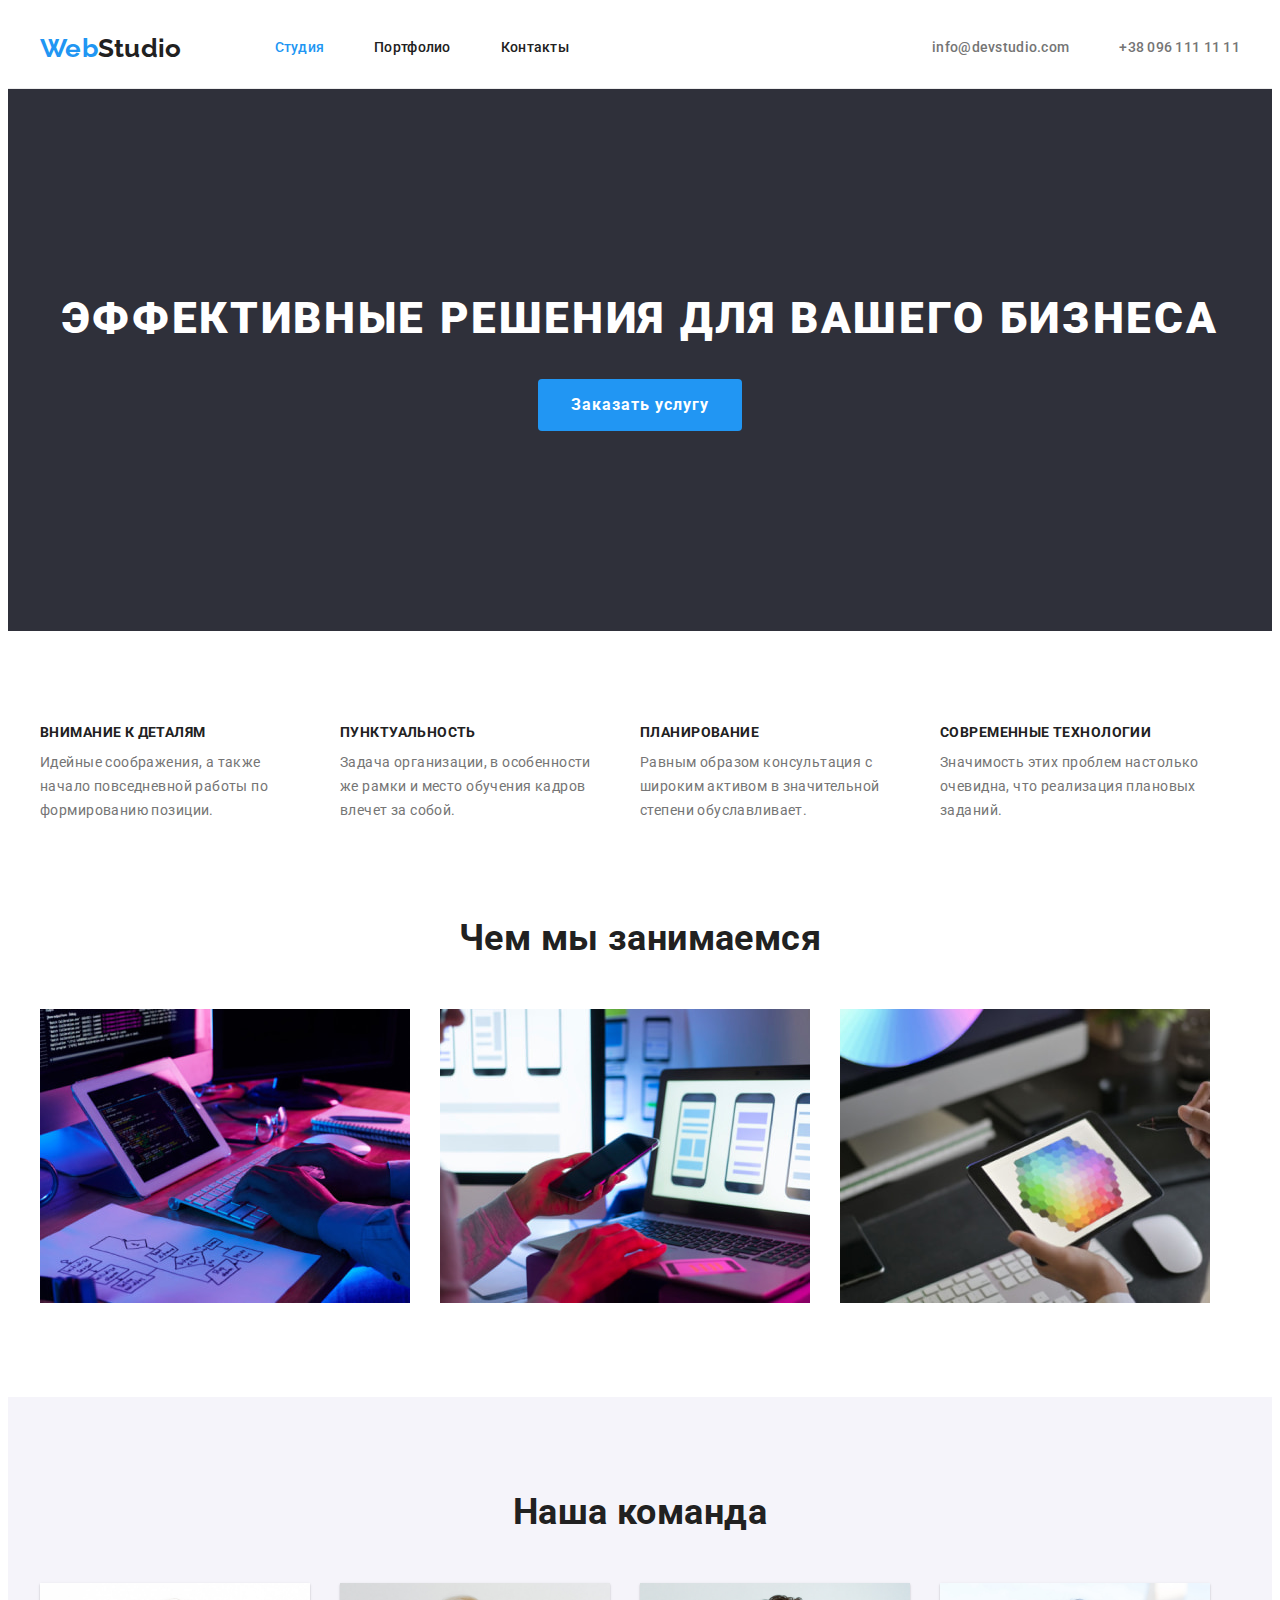
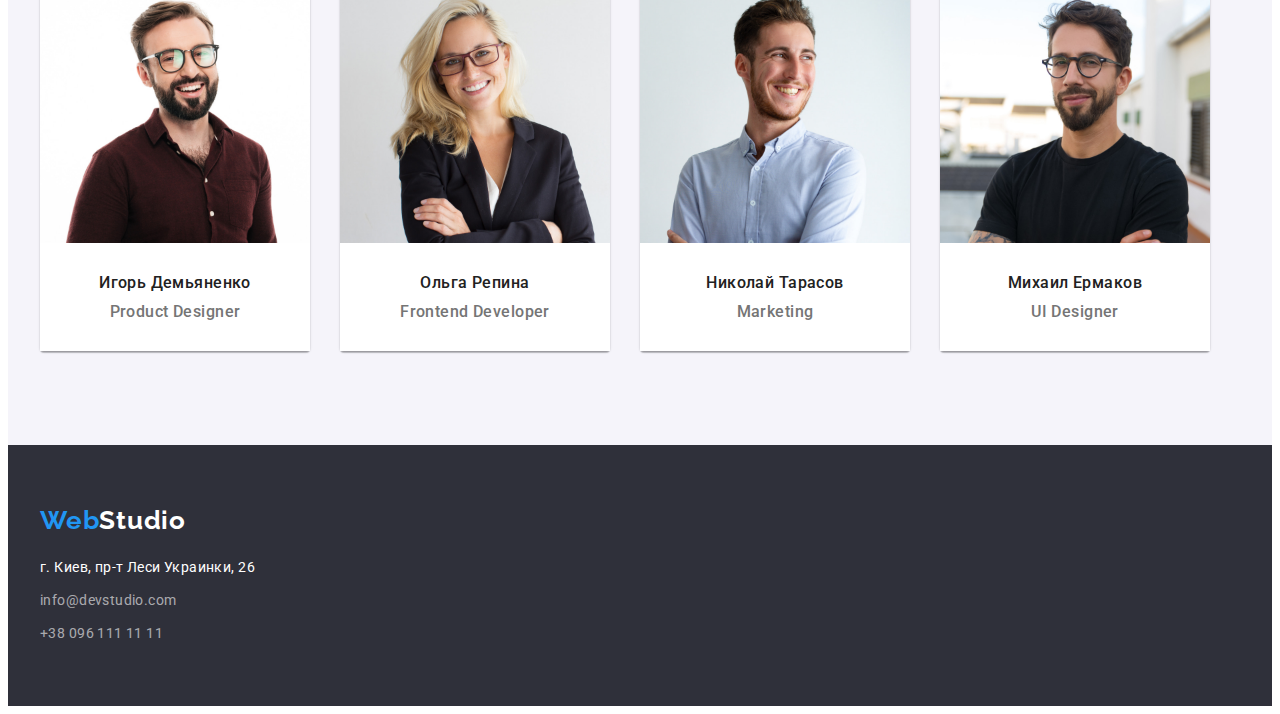
<file: index.html>
<!DOCTYPE html>
<html lang="en">

<head>
    <meta charset="UTF-8">
    <meta http-equiv="X-UA-Compatible" content="IE=edge">
    <meta name="viewport" content="width=device-width, initial-scale=1.0">
    <title>Document</title>
    <link rel="stylesheet" href="https://cdnjs.cloudflare.com/ajax/libs/modern-normalize/1.1.0/modern-normalize.min.css"
        integrity="sha512-wpPYUAdjBVSE4KJnH1VR1HeZfpl1ub8YT/NKx4PuQ5NmX2tKuGu6U/JRp5y+Y8XG2tV+wKQpNHVUX03MfMFn9Q=="
        crossorigin="anonymous" referrerpolicy="no-referrer" />
    <link rel="preconnect" href="https://fonts.googleapis.com">
    <link rel="preconnect" href="https://fonts.gstatic.com" crossorigin>
    <link href="https://fonts.googleapis.com/css2?family=Raleway:wght@700&family=Roboto:wght@400;500;700;900&display=swap" rel="stylesheet">
    <link rel="stylesheet" href="./css/styles.css">
</head>

<body>
    <header class="header">
        <div class="container main-nav">
        <nav class="header-nav main-nav">
            <a class="link-logo" href=""><span>Web</span>Studio </a>
            <ul class="header-list">
                <li class="header-it"><a class="header-it-link" id="currentlink" href="./index.html" >Студия</a></li>
                <li class="header-it"><a class="header-it-link" href="./portfolio.html">Портфолио</a></li>
                <li class="header-it"><a class="header-it-link" href="">Контакты</a></li>
            </ul>
        </nav>
        <ul class="nav-contacts">
            <li class="contacts-link"><a class="header-mail" href="mailto:info@devstudio.com">info@devstudio.com</a></li>
            <li class="contacts-link"><a class="header-tel" href="tel:+380961111111">+38 096 111 11 11</a></li>
        </ul>
        </div>
    </header>
    <main>
        <!-- Герой -->
        <section class="hero">
            <h1 class="hero-title">Эффективные решения для вашего бизнеса</h1>
            <button class="hero-btn" type="button">Заказать услугу</button>  
            </section>
        <!-- Преимущества -->
        <section class="section features">
            <div class="container">
            <h2 class="section-title visually-hidden">Преимущества работы с нами</h2>
            <ul class="feature-list">
                <li class="feature-it">
                    <h3 class="feature-subtitle">Внимание к деталям</h3>
                    <p class="feature-dscr">Идейные соображения, а также начало повседневной работы по формированию позиции.</p>
                </li>
                <li class="feature-it">
                    <h3 class="feature-subtitle">Пунктуальность</h3>
                    <p class="feature-dscr">Задача организации, в особенности же рамки и место обучения кадров влечет за собой.</p>
                </li>
                <li class="feature-it">
                    <h3 class="feature-subtitle">Планирование</h3>
                    <p class="feature-dscr">Равным образом консультация с широким активом в значительной степени обуславливает.</p>
                </li>
                <li class="feature-it">
                    <h3 class="feature-subtitle">Современные технологии</h3>
                    <p class="feature-dscr">Значимость этих проблем настолько очевидна, что реализация плановых заданий.</p>
                </li>
            </ul>
            </div>
        </section>
        <!-- Наши работы -->
        <section class="section our-projects">
            <div class="container">
            <h2 class="section-title">Чем мы занимаемся</h2>
            <ul class="projects-list">
                <li class="projects-it">
                    <img src="./images/image1.jpg" alt="фото алгоритма программы" width="370">
                </li>
                <li class="projects-it">
                    <img src="./images/image2.jpg" alt="внешний вид сайта" width="370">
                </li>
                <li class="projects-it">
                    <img src="./images/image3.jpg" alt="цветодинамика" width="370">
                </li>
            </ul>
            </div>
        </section>
        <!-- Команда -->
        <section class="section our-team">
            <div class="container">
            <h2 class="section-title">Наша команда</h2>
            <ul class="team-list">
                <li class="team-it">
                    <img src="./images/photopd.jpg" alt="фото Product Designer" width="270" height="260">
                    <div class="team-it-dscr">
                        <h3 class="team-it-name">Игорь Демьяненко</h3>
                    <p class="team-position" lang="en">Product Designer</p>
                    </div>
                </li>
                <li class="team-it">
                    <img src="./images/photofd.jpg" alt="фото Frontend Developer" width="270" height="260">
                    <div class="team-it-dscr">
                        <h3 class="team-it-name">Ольга Репина</h3>
                    <p class="team-position" lang="en">Frontend Developer</p>
                    </div>
                </li>
                <li class="team-it">
                    <img src="./images/photom.jpg" alt="фото Marketing" width="270" height="260">
                    <div class="team-it-dscr">
                        <h3 class="team-it-name">Николай Тарасов</h3>
                    <p class="team-position" lang="en">Marketing</p>
                    </div>
                </li>
                <li class="team-it">
                    <img src="./images/photouid.jpg" alt="фото UI Designer" width="270" height="260">
                    <div class="team-it-dscr">
                        <h3 class="team-it-name">Михаил Ермаков</h3>
                    <p class="team-position" lang="en">UI Designer</p>
                    </div>
                </li>
            </ul>
            </div>
        </section>
    </main>
    <footer class="footer">
        <div class="container">
        <a class="footer-logo" href=""><span>Web</span>Studio </a>
        <address class="footer-address-contacts">
            <p class="footer-address">г. Киев, пр-т Леси Украинки, 26</p>
            <ul class="footer-list">
                <li class="footer-contacts"><a class="footer-mail" href="mailto:info@devstudio.com">info@devstudio.com</a></li>
                <li class="footer-contacts"><a class="footer-tel" href="tel:+380961111111">+38 096 111 11 11</a></li>
            </ul>
        </address>
        </div>
    </footer>
</body>

</html>
</file>
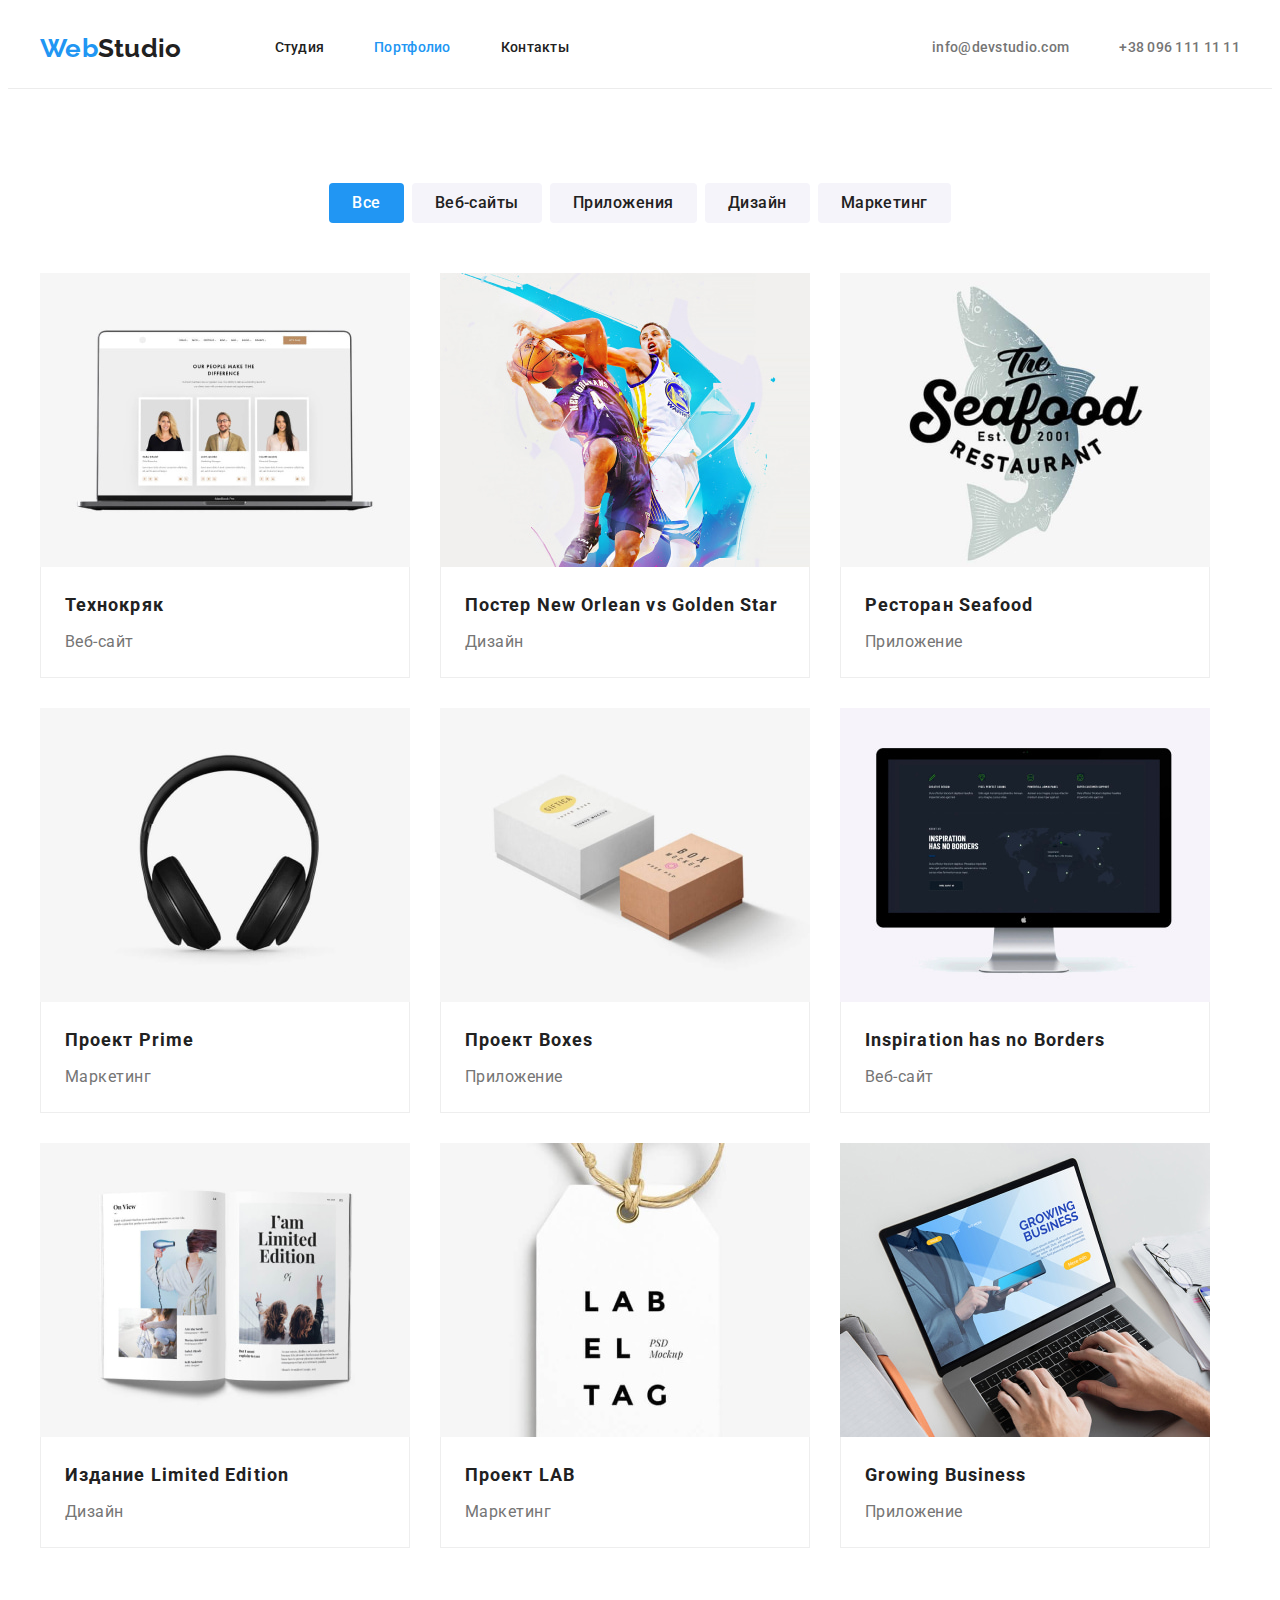
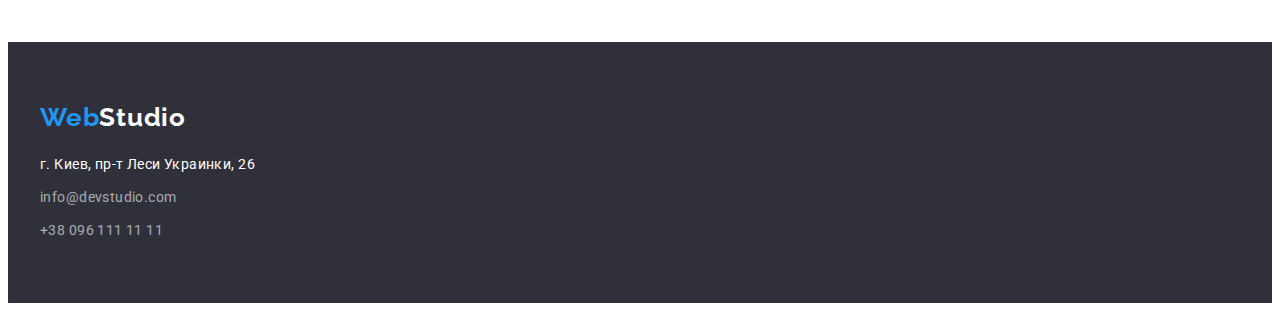
<file: portfolio.html>
<!DOCTYPE html>
<html lang="en">

<head>
    <meta charset="UTF-8">
    <meta http-equiv="X-UA-Compatible" content="IE=edge">
    <meta name="viewport" content="width=device-width, initial-scale=1.0">
    <title>Document</title>
    <link rel="stylesheet" href="https://cdnjs.cloudflare.com/ajax/libs/modern-normalize/1.1.0/modern-normalize.min.css"
        integrity="sha512-wpPYUAdjBVSE4KJnH1VR1HeZfpl1ub8YT/NKx4PuQ5NmX2tKuGu6U/JRp5y+Y8XG2tV+wKQpNHVUX03MfMFn9Q=="
        crossorigin="anonymous" referrerpolicy="no-referrer" />
    <link rel="preconnect" href="https://fonts.googleapis.com">
    <link rel="preconnect" href="https://fonts.gstatic.com" crossorigin>
    <link href="https://fonts.googleapis.com/css2?family=Raleway:wght@700&family=Roboto:wght@400;500;700;900&display=swap"
        rel="stylesheet">
    <link rel="stylesheet" href="./css/styles.css">
</head>

<body>
    <header class="header">
        <div class="container main-nav">
            <nav class="header-nav main-nav">
            <a class="link-logo" href=""><span>Web</span>Studio </a>
            <ul class="header-list">
                <li class="header-it"><a class="header-it-link" href="./index.html">Студия</a></li>
                <li class="header-it"><a class="header-it-link" id="currentlink" href="./portfolio.html">Портфолио</a></li>
                <li class="header-it"><a class="header-it-link" href="">Контакты</a></li>
            </ul>
        </nav>
        <ul class="nav-contacts">
            <li class="contacts-link"><a class="header-mail" href="mailto:info@devstudio.com">info@devstudio.com</a></li>
            <li class="contacts-link"><a class="header-tel" href="tel:+380961111111">+38 096 111 11
                    11</a></li>
        </ul>
        </div>
    </header>
    <main>
        <section class="section portfolio">
            <div class="container">
            <h1 class="portfolio-title visually-hidden">Портфолио</h1>
            <ul class="portfolio-list">
                <li class="portfolio-btn"><button class="current-btn" type="button">Все</button></li>
                <li class="portfolio-btn"><button type="button">Веб-сайты</button></li>
                <li class="portfolio-btn"><button type="button">Приложения</button></li>
                <li class="portfolio-btn"><button type="button">Дизайн</button></li>
                <li class="portfolio-btn"><button type="button">Маркетинг</button></li>
            </ul>
            <ul class="portfolio-menu">
                <li class="portfolio-it">
                    <a class="portfolio-link" href=""><img src="./images/technokryak.jpg" alt="команда разработчиков" width="370" height="294">
                        <div class="card-dscr">
                        <h2 class="portfolio-subtitle">Технокряк</h2>
                        <p class="portfolio-filter-section">Веб-сайт</p>
                        </div>
                    </a>
                </li>
                <li class="portfolio-it">
                    <a class="portfolio-link" href=""><img src="./images/poster.jpg" alt="фрагмент игры в баскетбол" width="370" height="294">
                        <div class="card-dscr">
                        <h2 class="portfolio-subtitle">Постер New Orlean vs Golden Star</h2>
                        <p class="portfolio-filter-section">Дизайн</p>
                        </div>
                    </a>
                </li>
                <li class="portfolio-it">
                    <a class="portfolio-link" href=""><img src="./images/restaurant.jpg" alt="логотип ресторана морепродуктов" width="370" height="294">
                        <div class="card-dscr">
                        <h2 class="portfolio-subtitle">Ресторан Seafood</h2>
                        <p class="portfolio-filter-section">Приложение</p>
                        </div>
                    </a>
                </li>
                <li class="portfolio-it">
                    <a class="portfolio-link" href=""><img src="./images/project-prime.jpg" alt="наушники" width="370" height="294">
                        <div class="card-dscr">
                        <h2 class="portfolio-subtitle">Проект Prime</h2>
                        <p class="portfolio-filter-section">Маркетинг</p>
                        </div>
                    </a>
                </li>
                <li class="portfolio-it">
                    <a class="portfolio-link" href=""><img src="./images/project-boxes.jpg" alt="коробки" width="370" height="294">
                        <div class="card-dscr">
                        <h2 class="portfolio-subtitle">Проект Boxes</h2>
                        <p class="portfolio-filter-section">Приложение</p>
                        </div>
                    </a>
                </li>
                <li class="portfolio-it">
                    <a class="portfolio-link" href=""><img src="./images/inspiration.jpg" alt="внешний вид сайта" width="370" height="294">
                        <div class="card-dscr">
                        <h2 class="portfolio-subtitle">Inspiration has no Borders</h2>
                        <p class="portfolio-filter-section">Веб-сайт</p>
                        </div>
                    </a>
                </li>
                <li class="portfolio-it">
                    <a class="portfolio-link" href=""><img src="./images/publication.jpg" alt="журнал издания" width="370" height="294">
                        <div class="card-dscr">
                        <h2 class="portfolio-subtitle">Издание Limited Edition</h2>
                        <p class="portfolio-filter-section">Дизайн</p>
                        </div>
                    </a>
                </li>
                <li class="portfolio-it">
                    <a class="portfolio-link" href=""><img src="./images/project-lab.jpg" alt="лейба" width="370" height="294">
                        <div class="card-dscr">
                        <h2 class="portfolio-subtitle">Проект LAB</h2>
                        <p class="portfolio-filter-section">Маркетинг</p>
                        </div>
                    </a>
                </li>
                <li class="portfolio-it">
                    <a class="portfolio-link" href=""><img src="./images/growing-business.jpg" alt="ноутбук" width="370" height="294">
                        <div class="card-dscr">
                        <h2 class="portfolio-subtitle">Growing Business</h2>
                        <p class="portfolio-filter-section">Приложение</p>
                        </div>
                    </a>
                </li>
            </ul>
            </div>
        </section>
    </main>
<footer class="footer">
    <div class="container">
    <a class="footer-logo" href=""><span>Web</span>Studio </a>
    <address>
        <p class="footer-address">г. Киев, пр-т Леси Украинки, 26</p>
        <ul class="footer-list">
            <li class="footer-contacts"><a class="footer-mail" href="mailto:info@devstudio.com">info@devstudio.com</a>
            </li>
            <li class="footer-contacts"><a class="footer-tel" href="tel:+380961111111">+38 096 111 11 11</a></li>
        </ul>
    </address>
    </div>
</footer>
</body>

</html>
</file>
<file: css/styles.css>
:root {
  /* Light-theme-color */
  --primary-light-text: #212121;
  --secondary-light-text: #757575;
  --primary-light-bg: #ffffff;
  --secondary-light-bg: #e5e5e5;
  /* Dark-theme-color */
  --primary-dark-text: #ffffff;
  --dark-bg: #2f303a;
  /* Grey-theme-color */
  --primary-grey-bg: #f5f4fa;
  --akcent-color-text: #2196f3;
  /* Card-set-gap */
  --card-set-gap: 30px;
}
body {
  font-family: Roboto, sans-serif;
  font-size: 14px;
  letter-spacing: 0.03em;
}
.visually-hidden {
  position: absolute;
  width: 1px;
  height: 1px;
  margin: -1px;
  border: 0;
  padding: 0;

  white-space: nowrap;
  clip-path: inset(100%);
  clip: rect(0 0 0 0);
  overflow: hidden;
}
.header {
  border-bottom: 1px solid #ececec;
  font-weight: 500;
  line-height: 1.14;
  letter-spacing: 0.02em;
  background-color: var(--primary-light-bg);
}
.container {
  width: 1200px;
  padding-left: 15px;
  padding-right: 15px;
  margin-left: auto;
  margin-right: auto;
}
h1,
h2,
h3,
p {
  margin: 0;
}
ul,
li {
  padding: 0;
  margin: 0;
}
img {
  display: block;
  max-width: 100%;
}
.header-list {
  display: flex;
  padding-left: 0;
}
.header-it:not(:last-child) {
  margin-right: 50px;
}
.main-nav {
  display: flex;
  align-items: center;
}
.link-logo {
  font-family: Raleway;
  font-weight: bold;
  font-size: 26px;
  line-height: 1.19;
  color: var(--primary-light-text);
  text-decoration: none;
  margin-right: 93px;
}
.link-logo span {
  color: var(--akcent-color-text);
}
.header-it-link,
.header-mail,
.header-tel {
  font-weight: 500;
  line-height: 1.14;
  letter-spacing: 0.02em;
  text-decoration: none;
}
.header-it-link {
  display: block;
  padding-top: 32px;
  padding-bottom: 32px;
  color: var(--primary-light-text);
}
.nav-contacts {
  display: flex;
  margin-left: auto;
  padding-left: 0;
}
.nav-contacts .contacts-link + .contacts-link {
  margin-left: 50px;
}

.header-mail,
.header-tel {
  color: var(--secondary-light-text);
}
.header-it-link:hover,
.header-it-link:focus,
#currentlink {
  color: var(--akcent-color-text);
  cursor: pointer;
}
.header-mail:hover,
.header-tel:focus,
.header-mail:focus,
.header-tel:hover {
  color: var(--akcent-color-text);
  cursor: pointer;
}
/* Section Hero */
.hero {
  padding-top: 200px;
  padding-bottom: 200px;
  text-align: center;
  background-color: var(--dark-bg);
}
.hero-title {
  margin-top: 0;
  margin-bottom: 30px;
  font-weight: 900;
  font-size: 44px;
  line-height: 1.36;

  letter-spacing: 0.06em;
  text-transform: uppercase;
  color: var(--primary-dark-text);
}
.hero-btn {
  display: inline-block;
  min-width: 200px;
  padding: 10px 32px;
  border: 1px solid transparent;
  border-radius: 4px;
  font-family: inherit;
  font-weight: bold;
  font-size: 16px;
  line-height: 1.88;
  letter-spacing: 0.06em;
  color: var(--primary-dark-text);
  background-color: var(--akcent-color-text);
}
.hero-btn:hover,
.hero-btn:focus {
  background-color: #188ce8;
  cursor: pointer;
}
/* Common properties */
.section-title {
  font-weight: bold;
  font-size: 36px;
  line-height: 1.17;
  text-align: center;
  color: var(--primary-light-text);
}
.header-list,
.nav-contacts,
.feature-list,
.projects-list,
.team-list,
.footer-list,
.portfolio-list,
.portfolio-menu {
  list-style: none;
}
.features > .section-title,
.portfolio-title {
  visibility: hidden;
  height: 0px;
}

/* Section features */
.features {
  padding: 94px 0px 94px 0px;
}
.feature-list {
  display: flex;
  margin: 0;
}
.feature-it {
  width: 270px;
  margin-right: 30px;
}
.feature-it:nth-last-child(-n + 1) {
  margin-right: 0px;
}

.feature-subtitle {
  margin-bottom: 10px;
  font-weight: bold;
  font-size: 14px;
  line-height: 1.14;
  text-transform: uppercase;
  color: var(--primary-light-text);
}
.feature-dscr {
  font-size: 14px;
  line-height: 1.71;
  color: var(--secondary-light-text);
}

/* Section our-projects */
.our-projects {
  padding-bottom: 94px;
}
.our-projects .section-title {
  margin-bottom: 50px;
}
.projects-list {
  display: flex;
  margin: 0;
}
.projects-it:not(:nth-last-child(-n + 1)) {
  margin-right: 30px;
}
/* Section our team */
.our-team {
  padding: 94px 0px 94px 0px;
  background-color: var(--primary-grey-bg);
}
.our-team .section-title {
  margin-bottom: 50px;
}
.team-it-name,
.team-position {
  font-weight: 500;
  font-size: 16px;
  line-height: 1.19;
  text-align: center;
}
.team-list {
  display: flex;
  margin-right: auto;
}
.team-it-dscr {
  padding: 30px 0px 30px 0px;
  background-color: var(--primary-light-bg);
}
.team-it {
  width: calc(1170 / 4 - var(--card-set-gap));
  box-shadow: 0px 1px 3px rgba(0, 0, 0, 0.12), 0px 1px 1px rgba(0, 0, 0, 0.14),
    0px 2px 1px rgba(0, 0, 0, 0.2);
  border-radius: 0px 0px 4px 4px;
}
.team-it:not(:nth-last-child(-n + 1)) {
  margin-right: 30px;
}
.team-it-name {
  margin-bottom: 10px;
  color: var(--primary-light-text);
}
.team-position {
  color: var(--secondary-light-text);
}

/* Footer */
.footer {
  background-color: var(--dark-bg);
  padding-top: 60px;
  padding-bottom: 60px;
}
address {
  font-style: inherit;
  margin-top: 20px;
}
.footer-logo {
  display: inline-block;
  font-family: Raleway;
  font-style: 400;
  font-weight: bold;
  font-size: 26px;
  line-height: 1.19;
  letter-spacing: 0.03em;
  color: var(--primary-dark-text);
  text-decoration: none;
}
.footer-logo span {
  color: var(--akcent-color-text);
}
.footer-address {
  font-size: 14px;
  line-height: 1.71;
  letter-spacing: 0.03em;
  color: var(--primary-dark-text);
}
.footer-list,
.footer-contacts:last-child {
  margin-top: 9px;
}
.footer-mail,
.footer-tel {
  display: inline-block;
  line-height: 1.71;
  color: rgba(255, 255, 255, 0.6);
  text-decoration: none;
}
.footer-mail:hover,
.footer-tel:hover,
.footer-mail:focus,
.footer-tel:focus {
  color: var(--akcent-color-text);
  cursor: pointer;
}

/* Portfolio page */
.portfolio {
  padding-top: 94px;
  padding-bottom: 94px;
}
.portfolio-list {
  display: flex;
  justify-content: center;
  margin-bottom: 50px;
}

.portfolio-btn > [type="button"] {
  padding: 6px 22px;
  border: 1px solid transparent;
  border-radius: 4px;

  font-family: inherit;
  font-weight: 500;
  font-size: 16px;
  line-height: 1.63;
  letter-spacing: 0.03em;
  color: var(--primary-light-text);
  background-color: var(--primary-grey-bg);
}
.portfolio-btn {
  margin-right: 8px;
}
.portfolio-btn:nth-last-child(1) {
  margin-right: 0px;
}

.portfolio [type="button"]:hover,
.portfolio [type="button"]:focus,
.portfolio .current-btn {
  cursor: pointer;
  color: var(--primary-dark-text);
  background-color: #2196f3;
}
.portfolio .current-btn {
  color: var(--primary-dark-text);
  background-color: #2196f3;
}
.portfolio-subtitle {
  font-weight: bold;
  font-size: 18px;
  line-height: 2;
  letter-spacing: 0.06em;
  color: var(--primary-light-text);
}
.portfolio-filter-section {
  font-weight: 400;
  font-size: 16px;
  line-height: 1.88;
  letter-spacing: 0.03em;
  color: var(--secondary-light-text);
}
.portfolio-link {
  text-decoration: none;
}

.portfolio-menu {
  display: flex;
  flex-wrap: wrap;
  margin: 0;
}
.portfolio-it {
  width: 370px;
  margin-right: var(--card-set-gap);
  margin-bottom: var(--card-set-gap);
}
.portfolio-it:nth-child(3n) {
  margin-right: 0;
}
.portfolio-it:nth-last-child(-n + 3) {
  margin-bottom: 0;
}
.card-dscr {
  padding: 20px 24px;
  border-right: 1px solid #eeeeee;
  border-bottom: 1px solid #eeeeee;
  border-left: 1px solid #eeeeee;
}
.portfolio-subtitle {
  margin-bottom: 4px;
}
</file>
